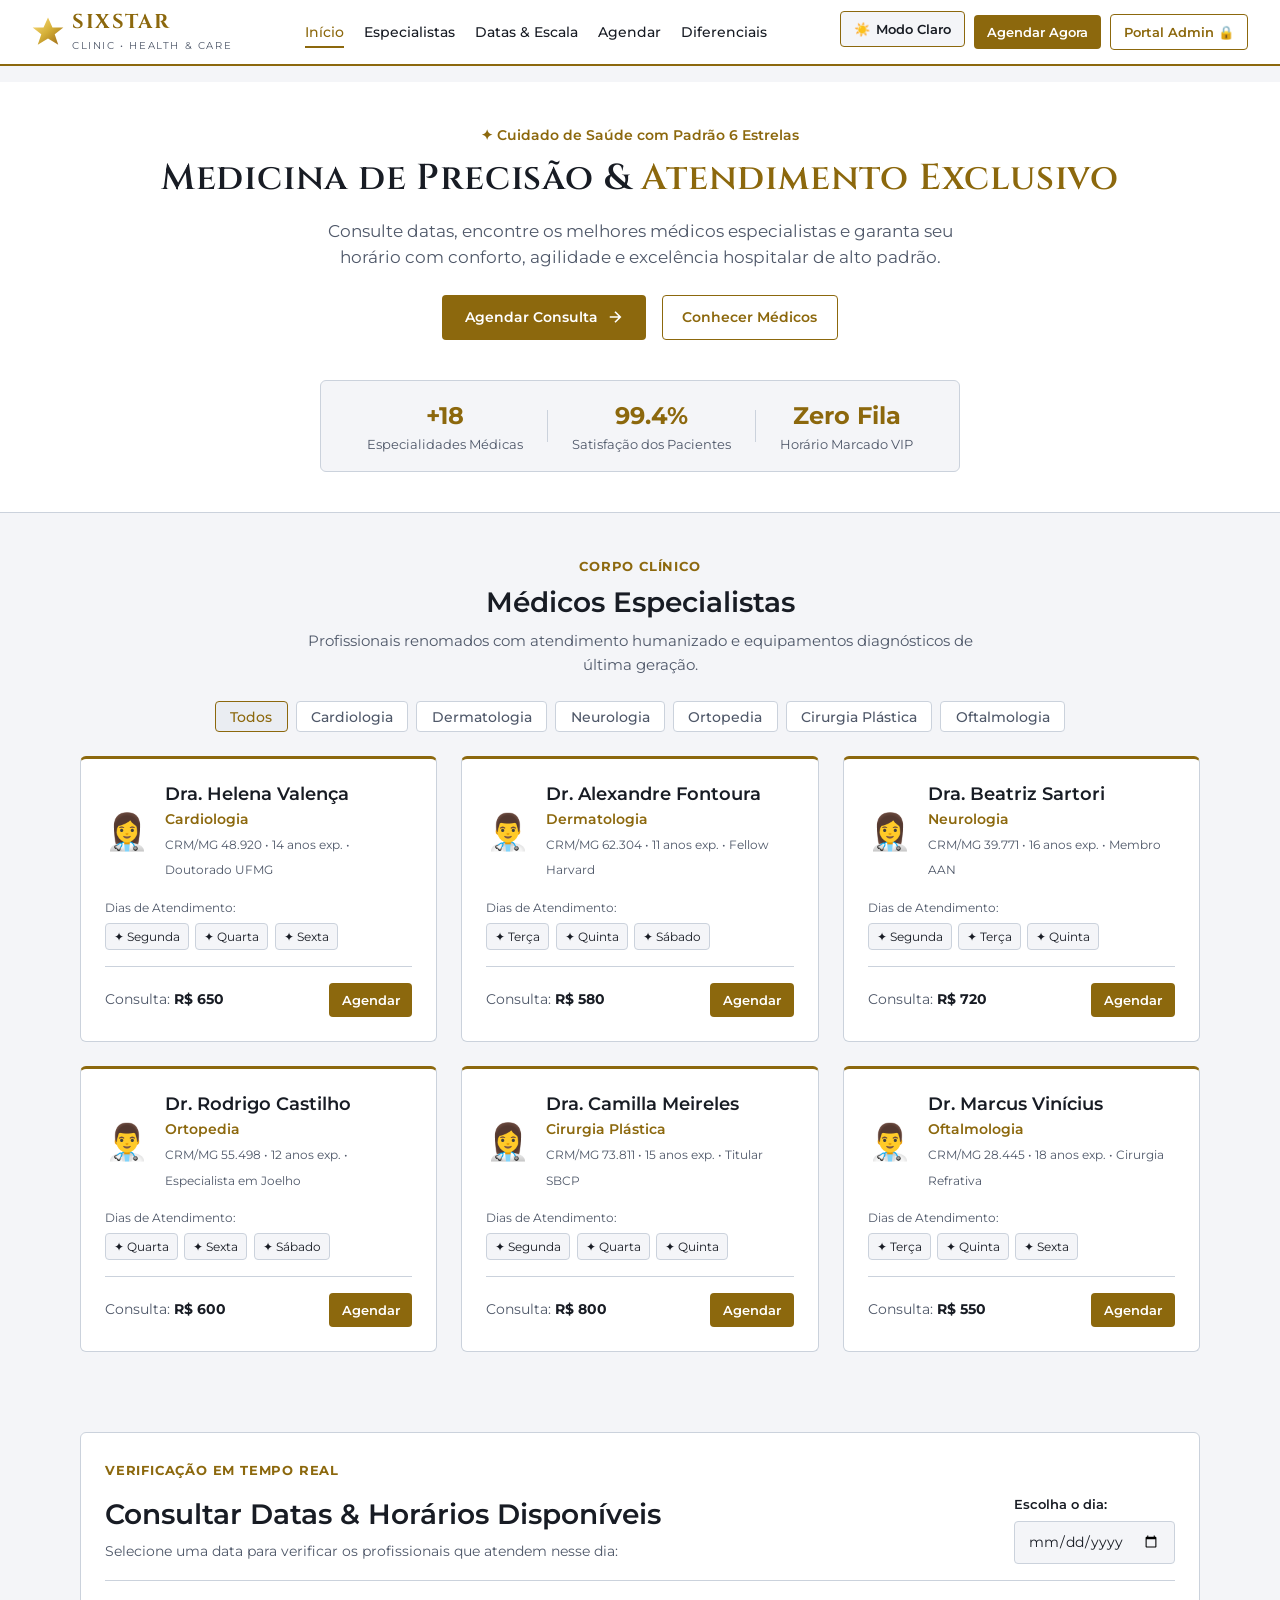
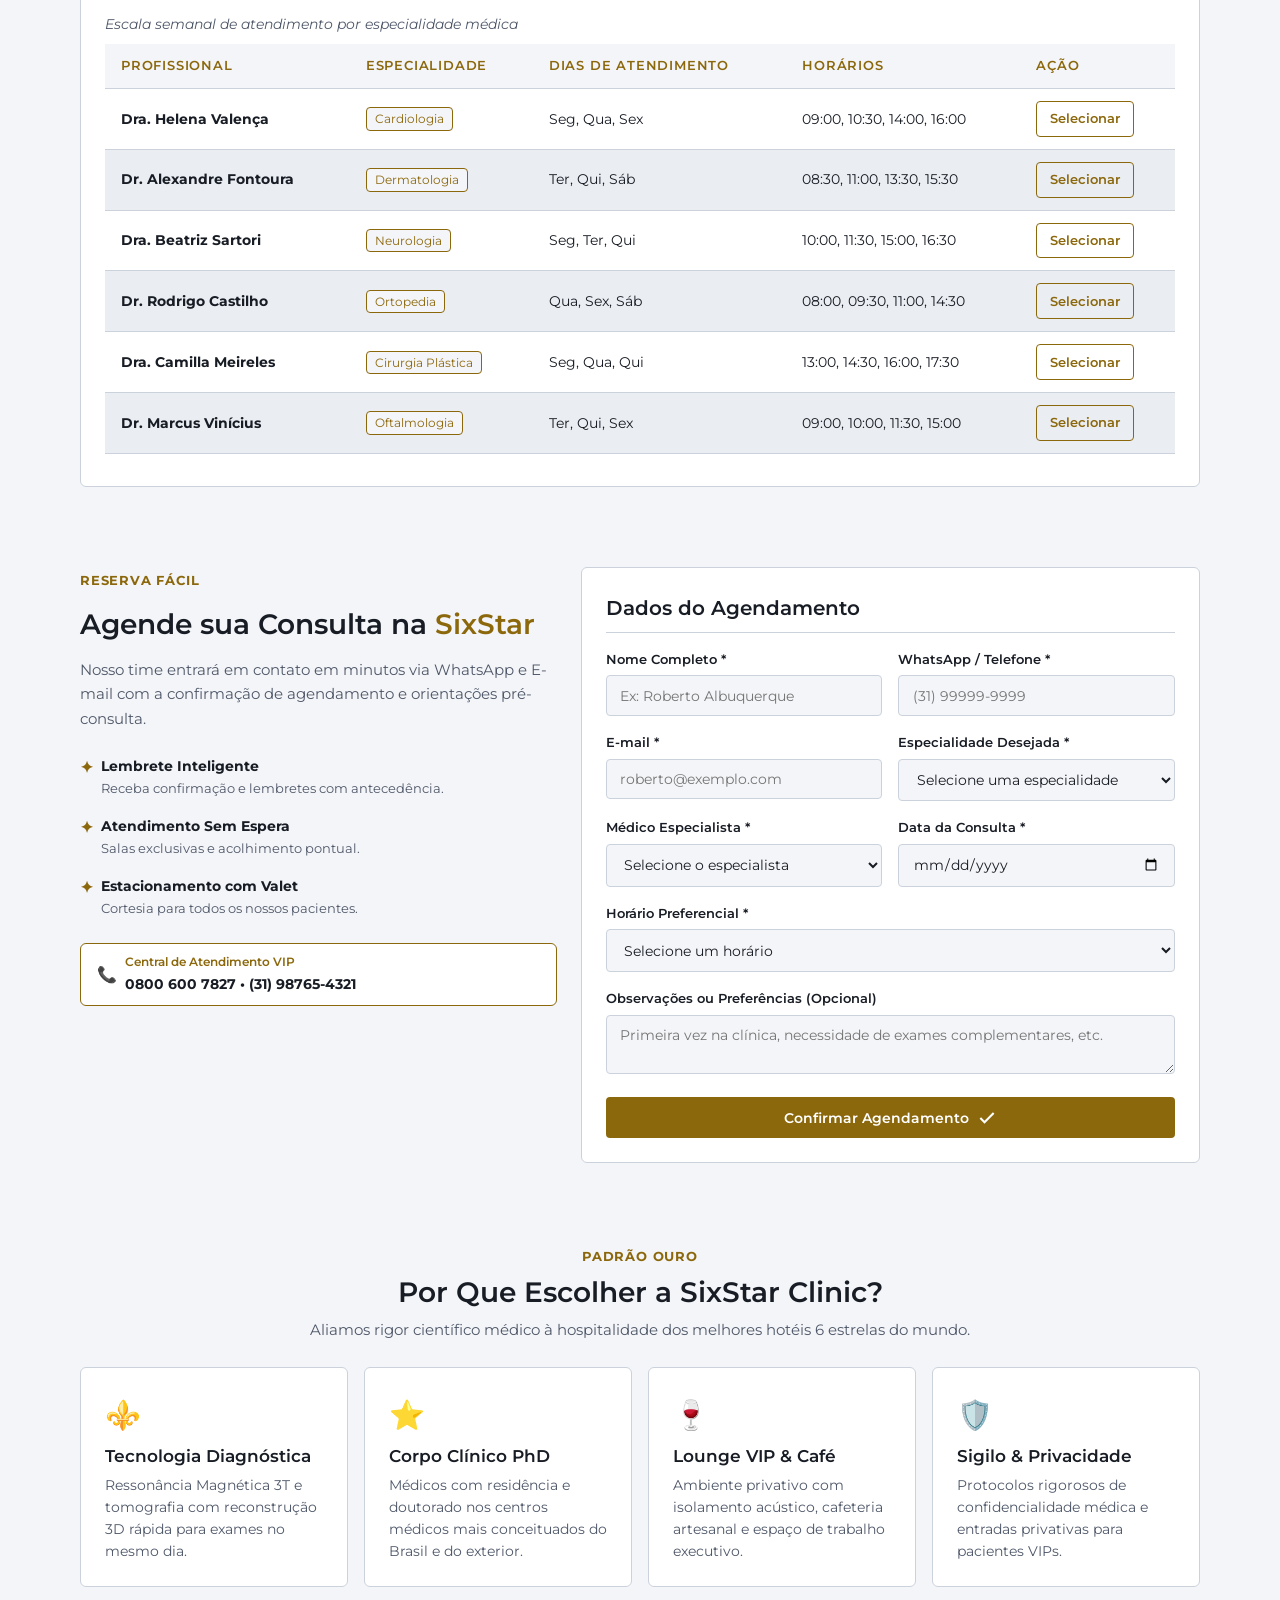
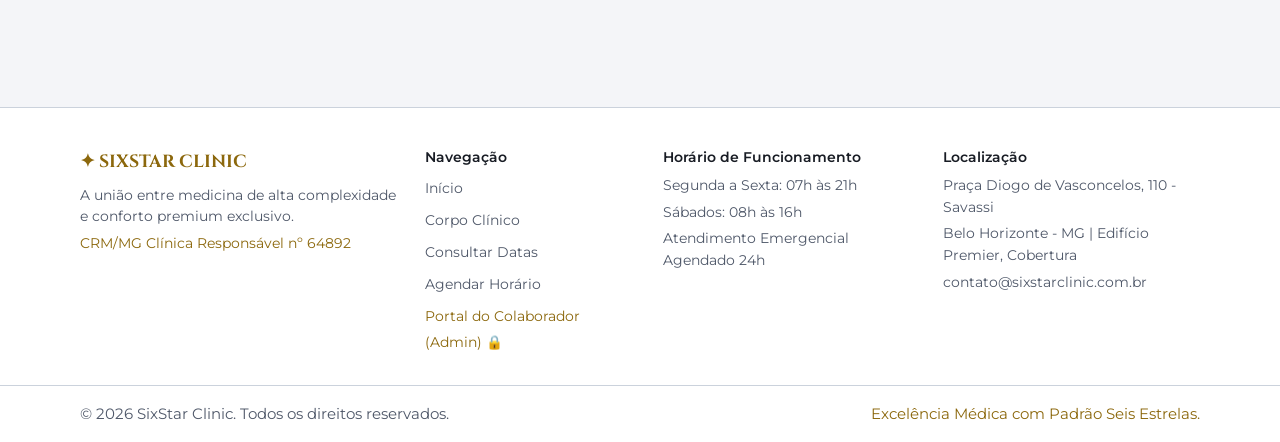
<file: frontend/index.html>
<!DOCTYPE html>
<html lang="pt-BR" data-theme="dark">

<head>
  <meta charset="UTF-8">
  <meta name="viewport" content="width=device-width, initial-scale=1.0">
  <title>SixStar Clinic - Excelência Médica & Agendamento VIP</title>
  <meta name="description"
    content="Agendamento online de consultas com médicos especialistas na SixStar Clinic. Atendimento premium e alta tecnologia.">
  <link rel="preconnect" href="https://fonts.googleapis.com">
  <link rel="preconnect" href="https://fonts.gstatic.com" crossorigin>
  <link
    href="https://fonts.googleapis.com/css2?family=Cinzel:wght@500;600;700;800&family=Montserrat:wght@300;400;500;600;700&display=swap"
    rel="stylesheet">
  <link rel="stylesheet" href="css/estilo.css?v=2">
  <!-- Tema claro: começa desativado (media="not all"); o tema.js liga/desliga -->
  <link rel="stylesheet" href="css/tema-claro.css?v=2" id="tema-claro-css" media="not all">
  <script src="js/tema.js?v=2"></script>
  <link rel="icon" type="image/png" href="img/favicon.png">
  <link rel="shortcut icon" href="img/favicon.png">
  <link rel="apple-touch-icon" href="img/favicon.png">
  <script src="js/script.js?v=2" defer></script>
</head>

<body>
  <!-- Header / Navigation -->
  <header class="site-header" id="header">
    <div class="container header-container">
      <a href="#" class="brand-logo" aria-label="Página inicial SixStar Clinic">
        <div class="logo-symbol">
          <svg viewBox="0 0 100 100" class="star-icon">
            <polygon points="50,5 64,36 98,36 71,57 82,90 50,70 18,90 29,57 2,36 36,36" fill="url(#goldGrad)" />
            <defs>
              <linearGradient id="goldGrad" x1="0%" y1="0%" x2="100%" y2="100%">
                <stop offset="0%" stop-color="#FFE082" />
                <stop offset="50%" stop-color="#D4AF37" />
                <stop offset="100%" stop-color="#996515" />
              </linearGradient>
            </defs>
          </svg>
        </div>
        <div class="logo-text">
          <span class="logo-name">SIXSTAR</span>
          <span class="logo-sub">CLINIC &bull; HEALTH &amp; CARE</span>
        </div>
      </a>

      <nav class="main-nav" id="main-nav">
        <a href="#home" class="nav-link active">Início</a>
        <a href="#especialistas" class="nav-link">Especialistas</a>
        <a href="#consulta-datas" class="nav-link">Datas &amp; Escala</a>
        <a href="#agendamento" class="nav-link">Agendar</a>
        <a href="#diferenciais" class="nav-link">Diferenciais</a>
      </nav>

      <div class="header-actions">
        <!-- Switch de Tema: checkbox + label (rótulo troca via CSS, cores via tema.js) -->
        <input type="checkbox" id="theme-checkbox" class="theme-checkbox" aria-label="Alternar tema">
        <label for="theme-checkbox" class="theme-toggle-btn" title="Alternar entre tema Escuro e Claro">
          <span class="theme-icon moon-icon">🌙</span>
          <span class="theme-icon sun-icon">☀️</span>
          <span class="theme-label dark-label">Modo Escuro</span>
          <span class="theme-label light-label">Modo Claro</span>
        </label>
        <a href="#agendamento" class="btn-primary-gold btn-compact">Agendar Agora</a>
        <a href="../backend/admin/login.php" class="btn-outline-gold btn-compact" title="Acesso restrito para recepcionistas e médicos">Portal Admin 🔒</a>
      </div>
    </div>
  </header>

  <!-- Conteúdo Principal -->
  <main>
    <!-- Hero Section -->
    <section class="hero-section" id="home">
      <div class="hero-bg-glow"></div>
      <div class="container hero-content">
        <div class="hero-tag">
          <span class="tag-star">✦</span> Cuidado de Saúde com Padrão 6 Estrelas
        </div>
        <h1 class="hero-title">Medicina de Precisão &amp; <span class="gold-gradient-text">Atendimento Exclusivo</span>
        </h1>
        <p class="hero-description">
          Consulte datas, encontre os melhores médicos especialistas e garanta seu horário com conforto, agilidade e
          excelência hospitalar de alto padrão.
        </p>
        <div class="hero-buttons">
          <a href="#agendamento" class="btn-primary-gold">
            <span>Agendar Consulta</span>
            <svg width="18" height="18" viewBox="0 0 24 24" fill="none" stroke="currentColor" stroke-width="2.2">
              <path d="M5 12h14M12 5l7 7-7 7" />
            </svg>
          </a>
          <a href="#especialistas" class="btn-outline-gold">Conhecer Médicos</a>
        </div>

        <!-- Métricas / Badges -->
        <div class="hero-stats">
          <div class="stat-card">
            <span class="stat-number gold-gradient-text">+18</span>
            <span class="stat-desc">Especialidades Médicas</span>
          </div>
          <div class="stat-divider"></div>
          <div class="stat-card">
            <span class="stat-number gold-gradient-text">99.4%</span>
            <span class="stat-desc">Satisfação dos Pacientes</span>
          </div>
          <div class="stat-divider"></div>
          <div class="stat-card">
            <span class="stat-number gold-gradient-text">Zero Fila</span>
            <span class="stat-desc">Horário Marcado VIP</span>
          </div>
        </div>
      </div>
    </section>

    <!-- Especialistas & Consulta de Médicos -->
    <section class="section specialists-section" id="especialistas">
      <div class="container">
        <div class="section-header">
          <span class="gold-badge">Corpo Clínico</span>
          <h2 class="section-title">Médicos Especialistas</h2>
          <p class="section-subtitle">Profissionais renomados com atendimento humanizado e equipamentos diagnósticos de
            última geração.</p>
        </div>

        <!-- Filtros por Especialidade -->
        <div class="filter-wrapper">
          <button class="filter-btn active" data-filter="all">Todos</button>
          <button class="filter-btn" data-filter="Cardiologia">Cardiologia</button>
          <button class="filter-btn" data-filter="Dermatologia">Dermatologia</button>
          <button class="filter-btn" data-filter="Neurologia">Neurologia</button>
          <button class="filter-btn" data-filter="Ortopedia">Ortopedia</button>
          <button class="filter-btn" data-filter="Cirurgia Plástica">Cirurgia Plástica</button>
          <button class="filter-btn" data-filter="Oftalmologia">Oftalmologia</button>
        </div>

        <!-- Grid de Médicos (Estruturado em HTML sem dependência de JS) -->
        <div class="doctors-grid" id="doctors-grid">
          <!-- Médico 1 -->
          <article class="doctor-card">
            <div class="doctor-header">
              <div class="doctor-avatar">👩‍⚕️</div>
              <div>
                <h3 class="doctor-name">Dra. Helena Valença</h3>
                <p class="doctor-spec">Cardiologia</p>
                <span class="doctor-crm">CRM/MG 48.920 • 14 anos exp. • Doutorado UFMG</span>
              </div>
            </div>
            <div>
              <p class="doctor-schedule-label">Dias de Atendimento:</p>
            <div class="doctor-schedule-tags">
              <span class="day-badge">✦ Segunda</span>
              <span class="day-badge">✦ Quarta</span>
              <span class="day-badge">✦ Sexta</span>
            </div>
          </div>
          <div class="doctor-card-footer">
            <div class="doctor-fee">Consulta: <strong>R$ 650</strong></div>
            <a href="#agendamento" class="btn-primary-gold btn-compact">Agendar</a>
          </div>
        </article>

        <!-- Médico 2 -->
        <article class="doctor-card">
          <div class="doctor-header">
            <div class="doctor-avatar">👨‍⚕️</div>
            <div>
              <h3 class="doctor-name">Dr. Alexandre Fontoura</h3>
              <p class="doctor-spec">Dermatologia</p>
              <span class="doctor-crm">CRM/MG 62.304 • 11 anos exp. • Fellow Harvard</span>
            </div>
          </div>
          <div>
            <p class="doctor-schedule-label">Dias de Atendimento:</p>
            <div class="doctor-schedule-tags">
              <span class="day-badge">✦ Terça</span>
              <span class="day-badge">✦ Quinta</span>
              <span class="day-badge">✦ Sábado</span>
            </div>
          </div>
          <div class="doctor-card-footer">
            <div class="doctor-fee">Consulta: <strong>R$ 580</strong></div>
            <a href="#agendamento" class="btn-primary-gold btn-compact">Agendar</a>
          </div>
        </article>

        <!-- Médico 3 -->
        <article class="doctor-card">
          <div class="doctor-header">
            <div class="doctor-avatar">👩‍⚕️</div>
            <div>
              <h3 class="doctor-name">Dra. Beatriz Sartori</h3>
              <p class="doctor-spec">Neurologia</p>
              <span class="doctor-crm">CRM/MG 39.771 • 16 anos exp. • Membro AAN</span>
            </div>
          </div>
          <div>
            <p class="doctor-schedule-label">Dias de Atendimento:</p>
            <div class="doctor-schedule-tags">
              <span class="day-badge">✦ Segunda</span>
              <span class="day-badge">✦ Terça</span>
              <span class="day-badge">✦ Quinta</span>
            </div>
          </div>
          <div class="doctor-card-footer">
            <div class="doctor-fee">Consulta: <strong>R$ 720</strong></div>
            <a href="#agendamento" class="btn-primary-gold btn-compact">Agendar</a>
          </div>
        </article>

        <!-- Médico 4 -->
        <article class="doctor-card">
          <div class="doctor-header">
            <div class="doctor-avatar">👨‍⚕️</div>
            <div>
              <h3 class="doctor-name">Dr. Rodrigo Castilho</h3>
              <p class="doctor-spec">Ortopedia</p>
              <span class="doctor-crm">CRM/MG 55.498 • 12 anos exp. • Especialista em Joelho</span>
            </div>
          </div>
          <div>
            <p class="doctor-schedule-label">Dias de Atendimento:</p>
            <div class="doctor-schedule-tags">
              <span class="day-badge">✦ Quarta</span>
              <span class="day-badge">✦ Sexta</span>
              <span class="day-badge">✦ Sábado</span>
            </div>
          </div>
          <div class="doctor-card-footer">
            <div class="doctor-fee">Consulta: <strong>R$ 600</strong></div>
            <a href="#agendamento" class="btn-primary-gold btn-compact">Agendar</a>
          </div>
        </article>

        <!-- Médico 5 -->
        <article class="doctor-card">
          <div class="doctor-header">
            <div class="doctor-avatar">👩‍⚕️</div>
            <div>
              <h3 class="doctor-name">Dra. Camilla Meireles</h3>
              <p class="doctor-spec">Cirurgia Plástica</p>
              <span class="doctor-crm">CRM/MG 73.811 • 15 anos exp. • Titular SBCP</span>
            </div>
          </div>
          <div>
            <p class="doctor-schedule-label">Dias de Atendimento:</p>
            <div class="doctor-schedule-tags">
              <span class="day-badge">✦ Segunda</span>
              <span class="day-badge">✦ Quarta</span>
              <span class="day-badge">✦ Quinta</span>
            </div>
          </div>
          <div class="doctor-card-footer">
            <div class="doctor-fee">Consulta: <strong>R$ 800</strong></div>
            <a href="#agendamento" class="btn-primary-gold btn-compact">Agendar</a>
          </div>
        </article>

        <!-- Médico 6 -->
        <article class="doctor-card">
          <div class="doctor-header">
            <div class="doctor-avatar">👨‍⚕️</div>
            <div>
              <h3 class="doctor-name">Dr. Marcus Vinícius</h3>
              <p class="doctor-spec">Oftalmologia</p>
              <span class="doctor-crm">CRM/MG 28.445 • 18 anos exp. • Cirurgia Refrativa</span>
            </div>
          </div>
          <div>
            <p class="doctor-schedule-label">Dias de Atendimento:</p>
            <div class="doctor-schedule-tags">
              <span class="day-badge">✦ Terça</span>
              <span class="day-badge">✦ Quinta</span>
              <span class="day-badge">✦ Sexta</span>
            </div>
          </div>
          <div class="doctor-card-footer">
            <div class="doctor-fee">Consulta: <strong>R$ 550</strong></div>
            <a href="#agendamento" class="btn-primary-gold btn-compact">Agendar</a>
          </div>
        </article>
      </div>
    </div>
  </section>

  <!-- Consulta de Datas e Escala de Plantão / Atendimento -->
  <section class="section schedule-search-section" id="consulta-datas">
    <div class="container">
      <div class="gold-card schedule-lookup-box">
        <div class="schedule-header">
          <div>
            <span class="gold-badge">Verificação em Tempo Real</span>
            <h2 class="section-title schedule-title-spaced">Consultar Datas &amp; Horários Disponíveis</h2>
            <p class="schedule-text">Selecione uma data para verificar os profissionais que atendem nesse dia:</p>
          </div>
          <div class="date-picker-inline">
            <label for="search-date">Escolha o dia:</label>
            <input type="date" id="search-date" class="form-input">
          </div>
        </div>

        <div class="schedule-results-container" id="schedule-results">
          <div class="table-responsive">
            <table class="schedule-table">
              <caption>Escala semanal de atendimento por especialidade médica</caption>
              <thead>
                <tr>
                  <th>Profissional</th>
                  <th>Especialidade</th>
                  <th>Dias de Atendimento</th>
                  <th>Horários</th>
                  <th>Ação</th>
                </tr>
              </thead>
              <tbody>
                <tr>
                  <td><strong>Dra. Helena Valença</strong></td>
                  <td><span class="day-badge specialty-badge">Cardiologia</span></td>
                  <td>Seg, Qua, Sex</td>
                  <td>09:00, 10:30, 14:00, 16:00</td>
                  <td><a href="#agendamento" class="btn-outline-gold btn-compact">Selecionar</a></td>
                </tr>
                <tr>
                  <td><strong>Dr. Alexandre Fontoura</strong></td>
                  <td><span class="day-badge specialty-badge">Dermatologia</span></td>
                  <td>Ter, Qui, Sáb</td>
                  <td>08:30, 11:00, 13:30, 15:30</td>
                  <td><a href="#agendamento" class="btn-outline-gold btn-compact">Selecionar</a></td>
                </tr>
                <tr>
                  <td><strong>Dra. Beatriz Sartori</strong></td>
                  <td><span class="day-badge specialty-badge">Neurologia</span></td>
                  <td>Seg, Ter, Qui</td>
                  <td>10:00, 11:30, 15:00, 16:30</td>
                  <td><a href="#agendamento" class="btn-outline-gold btn-compact">Selecionar</a></td>
                </tr>
                <tr>
                  <td><strong>Dr. Rodrigo Castilho</strong></td>
                  <td><span class="day-badge specialty-badge">Ortopedia</span></td>
                  <td>Qua, Sex, Sáb</td>
                  <td>08:00, 09:30, 11:00, 14:30</td>
                  <td><a href="#agendamento" class="btn-outline-gold btn-compact">Selecionar</a></td>
                </tr>
                <tr>
                  <td><strong>Dra. Camilla Meireles</strong></td>
                  <td><span class="day-badge specialty-badge">Cirurgia Plástica</span></td>
                  <td>Seg, Qua, Qui</td>
                  <td>13:00, 14:30, 16:00, 17:30</td>
                  <td><a href="#agendamento" class="btn-outline-gold btn-compact">Selecionar</a></td>
                </tr>
                <tr>
                  <td><strong>Dr. Marcus Vinícius</strong></td>
                  <td><span class="day-badge specialty-badge">Oftalmologia</span></td>
                  <td>Ter, Qui, Sex</td>
                  <td>09:00, 10:00, 11:30, 15:00</td>
                  <td><a href="#agendamento" class="btn-outline-gold btn-compact">Selecionar</a></td>
                </tr>
              </tbody>
            </table>
          </div>
        </div>
      </div>
    </div>
  </section>

  <!-- Formulário de Agendamento -->
  <section class="section booking-section" id="agendamento">
    <div class="container">
      <div class="booking-container">
        <div class="booking-info-panel">
          <span class="gold-badge">Reserva Fácil</span>
          <h2 class="booking-title">Agende sua Consulta na <span class="gold-gradient-text">SixStar</span></h2>
          <p class="booking-desc">
            Nosso time entrará em contato em minutos via WhatsApp e E-mail com a confirmação de agendamento e
            orientações pré-consulta.
          </p>

          <ul class="booking-benefits">
            <li>
              <div class="benefit-icon">✦</div>
              <div>
                <strong>Lembrete Inteligente</strong>
                <p>Receba confirmação e lembretes com antecedência.</p>
              </div>
            </li>
            <li>
              <div class="benefit-icon">✦</div>
              <div>
                <strong>Atendimento Sem Espera</strong>
                <p>Salas exclusivas e acolhimento pontual.</p>
              </div>
            </li>
            <li>
              <div class="benefit-icon">✦</div>
              <div>
                <strong>Estacionamento com Valet</strong>
                <p>Cortesia para todos os nossos pacientes.</p>
              </div>
            </li>
          </ul>

          <div class="clinic-contact-badge">
            <div class="phone-icon">📞</div>
            <div>
              <span>Central de Atendimento VIP</span>
              <strong>0800 600 7827 &bull; (31) 98765-4321</strong>
            </div>
          </div>
        </div>

        <!-- Formulário Interativo -->
       <div class="booking-form-panel">
          <form id="appointment-form" class="appointment-form" action="../backend/processa-contato.php" method="post">
            <fieldset>
              <legend class="form-title">Dados do Agendamento</legend>

              <div class="form-row">
                <div class="form-group">
                  <label for="patient-name">Nome Completo *</label>
                  <input type="text" id="patient-name" name="nome" class="form-input"
                    placeholder="Ex: Roberto Albuquerque" required>
                </div>
                <div class="form-group">
                  <label for="patient-phone">WhatsApp / Telefone *</label>
                  <input type="tel" id="patient-phone" name="telefone" class="form-input" placeholder="(31) 99999-9999"
                    required>
                </div>
              </div>

              <div class="form-row">
                <div class="form-group">
                  <label for="patient-email">E-mail *</label>
                  <input type="email" id="patient-email" name="email" class="form-input" placeholder="roberto@exemplo.com" required>
                </div>
                <div class="form-group">
                  <label for="specialty-select">Especialidade Desejada *</label>
                  <select id="specialty-select" name="especialidade" class="form-select" required>
                    <option value="">Selecione uma especialidade</option>
                    <option value="Cardiologia">Cardiologia</option>
                    <option value="Dermatologia">Dermatologia</option>
                    <option value="Neurologia">Neurologia</option>
                    <option value="Ortopedia">Ortopedia</option>
                    <option value="Cirurgia Plástica">Cirurgia Plástica</option>
                    <option value="Oftalmologia">Oftalmologia</option>
                  </select>
                </div>
              </div>

              <div class="form-row">
                <div class="form-group">
                  <label for="doctor-select">Médico Especialista *</label>
                  <select id="doctor-select" name="medico" class="form-select" required>
                    <option value="">Selecione o especialista</option>
                    <option value="Dra. Helena Valença">Dra. Helena Valença (Cardiologia)</option>
                    <option value="Dr. Alexandre Fontoura">Dr. Alexandre Fontoura (Dermatologia)</option>
                    <option value="Dra. Beatriz Sartori">Dra. Beatriz Sartori (Neurologia)</option>
                    <option value="Dr. Rodrigo Castilho">Dr. Rodrigo Castilho (Ortopedia)</option>
                    <option value="Dra. Camilla Meireles">Dra. Camilla Meireles (Cirurgia Plástica)</option>
                    <option value="Dr. Marcus Vinícius">Dr. Marcus Vinícius (Oftalmologia)</option>
                  </select>
                </div>
                <div class="form-group">
                  <label for="appointment-date">Data da Consulta *</label>
                  <input type="date" id="appointment-date" name="data_consulta" class="form-input" required>
                </div>
              </div>

              <div class="form-group">
                <label for="time-select">Horário Preferencial *</label>
                <select id="time-select" name="horario" class="form-select" required>
                  <option value="">Selecione um horário</option>
                  <option value="08:00">08:00 (Manhã)</option>
                  <option value="09:00">09:00 (Manhã)</option>
                  <option value="10:30">10:30 (Manhã)</option>
                  <option value="11:30">11:30 (Manhã)</option>
                  <option value="14:00">14:00 (Tarde)</option>
                  <option value="15:30">15:30 (Tarde)</option>
                  <option value="16:30">16:30 (Tarde)</option>
                  <option value="17:30">17:30 (Tarde)</option>
                </select>
              </div>

              <div class="form-group">
                <label for="appointment-notes">Observações ou Preferências (Opcional)</label>
                <textarea id="appointment-notes" name="observacoes" class="form-textarea" rows="2"
                  placeholder="Primeira vez na clínica, necessidade de exames complementares, etc."></textarea>
              </div>

              <button type="submit" class="btn-primary-gold btn-full">
                <span>Confirmar Agendamento</span>
                <svg width="20" height="20" viewBox="0 0 24 24" fill="none" stroke="currentColor" stroke-width="2.5">
                  <polyline points="20 6 9 17 4 12" />
                </svg>
              </button>
            </fieldset>
          </form>
        </div>
      </div>
    </div>
  </section>

  <!-- Diferenciais SixStar -->
  <section class="section features-section" id="diferenciais">
    <div class="container">
      <div class="section-header">
        <span class="gold-badge">Padrão Ouro</span>
        <h2 class="section-title">Por Que Escolher a SixStar Clinic?</h2>
        <p class="section-subtitle">Aliamos rigor científico médico à hospitalidade dos melhores hotéis 6 estrelas do
          mundo.</p>
      </div>

      <div class="features-grid">
        <div class="feature-card">
          <div class="feature-gold-icon">⚜️</div>
          <h3>Tecnologia Diagnóstica</h3>
          <p>Ressonância Magnética 3T e tomografia com reconstrução 3D rápida para exames no mesmo dia.</p>
        </div>
        <div class="feature-card">
          <div class="feature-gold-icon">⭐</div>
          <h3>Corpo Clínico PhD</h3>
          <p>Médicos com residência e doutorado nos centros médicos mais conceituados do Brasil e do exterior.</p>
        </div>
        <div class="feature-card">
          <div class="feature-gold-icon">🍷</div>
          <h3>Lounge VIP &amp; Café</h3>
          <p>Ambiente privativo com isolamento acústico, cafeteria artesanal e espaço de trabalho executivo.</p>
        </div>
        <div class="feature-card">
          <div class="feature-gold-icon">🛡️</div>
          <h3>Sigilo &amp; Privacidade</h3>
          <p>Protocolos rigorosos de confidencialidade médica e entradas privativas para pacientes VIPs.</p>
        </div>
      </div>
    </div>
  </section>
  </main>

  <!-- Footer -->
  <footer class="site-footer">
    <div class="container footer-container">
      <div class="footer-col brand-col">
        <div class="footer-logo">
          <span class="gold-star">✦</span> SIXSTAR CLINIC
        </div>
        <p>A união entre medicina de alta complexidade e conforto premium exclusivo.</p>
        <p class="cr-text">CRM/MG Clínica Responsável nº 64892</p>
      </div>

      <div class="footer-col">
        <h4 class="footer-heading">Navegação</h4>
        <ul class="footer-links">
          <li><a href="#home">Início</a></li>
          <li><a href="#especialistas">Corpo Clínico</a></li>
          <li><a href="#consulta-datas">Consultar Datas</a></li>
          <li><a href="#agendamento">Agendar Horário</a></li>
          <li><a href="../backend/admin/login.php" style="color: var(--principal);">Portal do Colaborador (Admin) 🔒</a></li>
        </ul>
      </div>

      <div class="footer-col">
        <h4 class="footer-heading">Horário de Funcionamento</h4>
        <p>Segunda a Sexta: 07h às 21h</p>
        <p>Sábados: 08h às 16h</p>
        <p>Atendimento Emergencial Agendado 24h</p>
      </div>

      <div class="footer-col">
        <h4 class="footer-heading">Localização</h4>
        <p>Praça Diogo de Vasconcelos, 110 - Savassi</p>
        <p>Belo Horizonte - MG | Edifício Premier, Cobertura</p>
        <p>contato@sixstarclinic.com.br</p>
      </div>
    </div>

    <div class="footer-bottom">
      <div class="container bottom-inner">
        <p>&copy; 2026 SixStar Clinic. Todos os direitos reservados.</p>
        <p class="gold-gradient-text">Excelência Médica com Padrão Seis Estrelas.</p>
      </div>
    </div>
  </footer>
  <script src="js/filtros.js?v=2" defer></script>
  <script src="js/validacao.js" defer></script>
</body>


</html>
</file>
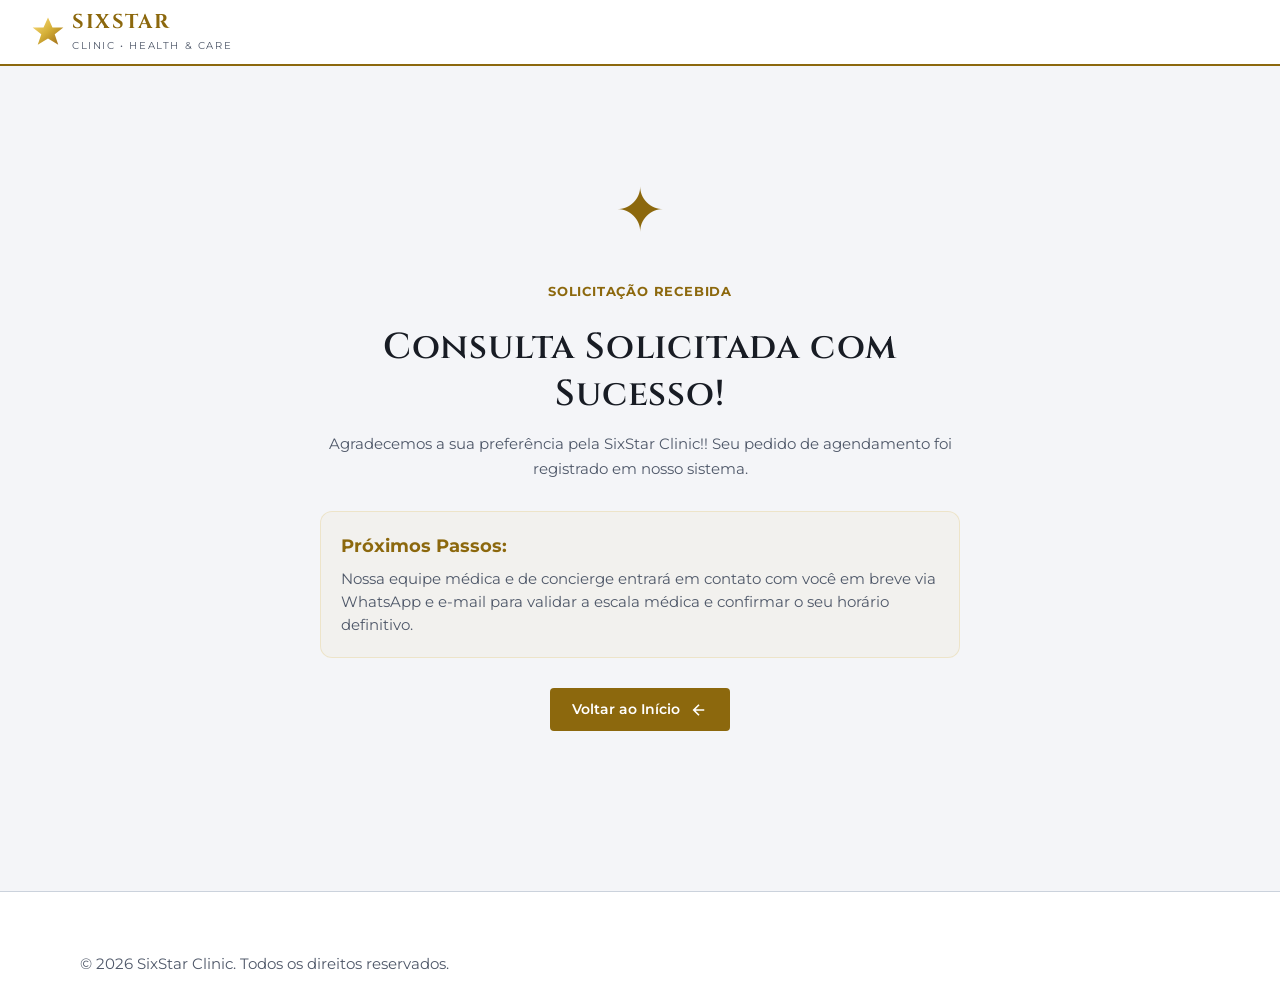
<file: frontend/sucesso.html>
<!DOCTYPE html>
<html lang="pt-BR" data-theme="dark">

<head>
  <meta charset="UTF-8">
  <meta name="viewport" content="width=device-width, initial-scale=1.0">
  <title>Agendamento Realizado - SixStar Clinic</title>
  <meta name="description" content="Consulta solicitada com sucesso na SixStar Clinic. Atendimento premium e alta tecnologia.">
  <link rel="preconnect" href="https://fonts.googleapis.com">
  <link rel="preconnect" href="https://fonts.gstatic.com" crossorigin>
  <link href="https://fonts.googleapis.com/css2?family=Cinzel:wght@500;600;700;800&family=Montserrat:wght@300;400;500;600;700&display=swap" rel="stylesheet">
  <link rel="stylesheet" href="css/estilo.css?v=2">
  <link rel="stylesheet" href="css/tema-claro.css?v=2" id="tema-claro-css" media="not all">
  <script src="js/tema.js?v=2"></script>
  <link rel="icon" type="image/png" href="img/favicon.png">
</head>

<body>
  <!-- Navegação simples -->
  <header class="site-header" id="header">
    <div class="container header-container">
      <a href="index.html" class="brand-logo" aria-label="Página inicial SixStar Clinic">
        <div class="logo-symbol">
          <svg viewBox="0 0 100 100" class="star-icon">
            <polygon points="50,5 64,36 98,36 71,57 82,90 50,70 18,90 29,57 2,36 36,36" fill="url(#goldGrad)" />
            <defs>
              <linearGradient id="goldGrad" x1="0%" y1="0%" x2="100%" y2="100%">
                <stop offset="0%" stop-color="#FFE082" />
                <stop offset="50%" stop-color="#D4AF37" />
                <stop offset="100%" stop-color="#996515" />
              </linearGradient>
            </defs>
          </svg>
        </div>
        <div class="logo-text">
          <span class="logo-name">SIXSTAR</span>
          <span class="logo-sub">CLINIC &bull; HEALTH &amp; CARE</span>
        </div>
      </a>
    </div>
  </header>

  <main>
    <section class="section booking-section" style="min-height: 80vh; display: flex; align-items: center;">
      <div class="container">
        <div class="booking-container" style="max-width: 700px; margin: 0 auto; display: block;">
          <div class="gold-card" style="text-align: center; padding: 40px 30px;">
            
            <div style="font-size: 60px; margin-bottom: 20px;" class="gold-gradient-text">✦</div>
            
            <span class="gold-badge">Solicitação Recebida</span>
            <h1 class="section-title" style="margin-top: 15px; margin-bottom: 15px;">Consulta Solicitada com Sucesso!</h1>
            <p class="section-subtitle" style="margin-bottom: 30px;">
              Agradecemos a sua preferência pela SixStar Clinic!! Seu pedido de agendamento foi registrado em nosso sistema.
            </p>

            <!-- Card Informação -->
            <div style="background: rgba(212, 175, 55, 0.05); border: 1px solid rgba(212, 175, 55, 0.2); border-radius: 12px; padding: 20px; margin-bottom: 30px; text-align: left;">
              <strong class="gold-gradient-text" style="display: block; margin-bottom: 8px; font-size: 1.1rem;">Próximos Passos:</strong>
              <p style="color: var(--texto-fraco); font-size: 0.95rem; line-height: 1.5; margin: 0;">
                Nossa equipe médica e de concierge entrará em contato com você em breve via WhatsApp e e-mail para validar a escala médica e confirmar o seu horário definitivo.
              </p>
            </div>

            <!-- Botão de Retorno -->
            <div>
              <a href="index.html" class="btn-primary-gold" style="display: inline-flex; align-items: center; justify-content: center; gap: 10px; text-decoration: none;">
                <span>Voltar ao Início</span>
                <svg width="18" height="18" viewBox="0 0 24 24" fill="none" stroke="currentColor" stroke-width="2.2">
                  <path d="M19 12H5M12 19l-7-7 7-7"/>
                </svg>
              </a>
            </div>
          </div>
        </div>
      </div>
    </section>
  </main>

  
  <footer class="site-footer">
    <div class="container bottom-inner" style="text-align: center; padding: 20px 0;">
      <p>&copy; 2026 SixStar Clinic. Todos os direitos reservados.</p>
    </div>
  </footer>
</body>
</html>
</file>
<file: frontend/css/estilo.css>
/* ==========================================================================
   SixStar Clinic — Folha de Estilos Principal (frontend/css/estilo.css)
   Centro Universitário Newton Paiva · ARA0062 · Ciclos 4 e 5
   Identidade Visual: Medicina de Alto Padrão (Dark Luxury Gold)
   ========================================================================== */

/* --------------------------------------------------------------------------
   1. O :ROOT E O TEMA — Geovana Moreira
   Contraste conferido em webaim.org:
   --texto sobre --superficie ....... 12.8:1 (passa AAA)
   --principal sobre --superficie ... 5.9:1 (passa AA)
   --texto-fraco sobre --fundo ...... 5.3:1 (passa AA)
   --sobre-principal sobre --principal 9.8:1 (passa AAA)
   -------------------------------------------------------------------------- */
:root {
  /* Os 5 nomes obrigatórios para a avaliação automática */
  --principal: #d8a72b;
  --sobre-principal: #0d1017;
  --fundo: #0d1017;
  --superficie: #171c26;
  --texto: #f2f4f8;

  /* Cores de apoio, realce e elementos auxiliares */
  --principal-escuro: #b88b1b;
  --apoio: #1f7b94;
  --realce: #e0b441;
  --superficie-alt: #1e2433;
  --texto-fraco: #96a1b2;
  --linha: #2b3445;
  --linha-fraca: #202735;

  /* Tipografia: web font com plano B genérico */
  --fonte: 'Montserrat', Arial, sans-serif;
  --fonte-titulo: 'Cinzel', Georgia, serif;

  /* Sistema de espaçamento em rem (escala de 4 degraus) */
  --e-1: 0.5rem;   /* 8px */
  --e-2: 1rem;     /* 16px */
  --e-3: 1.5rem;   /* 24px */
  --e-4: 2.5rem;   /* 40px */
}

/* box-sizing universal para controle preciso de dimensões */
*,
*::before,
*::after {
  box-sizing: border-box;
  margin: 0;
  padding: 0;
}

/* Rolagem suave em toda a página e compensação do header fixo */
html {
  scroll-behavior: smooth;
  scroll-padding-top: 5rem;
}

/* --------------------------------------------------------------------------
   2. TIPOGRAFIA — Gabriel Ferraz
   Escala hierárquica em rem, entrelinha e largura de leitura
   -------------------------------------------------------------------------- */
body {
  font-family: var(--fonte);
  font-size: 1rem;
  line-height: 1.6;
  color: var(--texto);
  background-color: var(--fundo);
}

h1,
h2,
h3,
h4 {
  color: var(--texto);
  font-weight: 600;
  line-height: 1.3;
}

h1 {
  font-size: 2.25rem;
  font-family: var(--fonte-titulo);
  letter-spacing: 0.05rem;
}

h2 {
  font-size: 1.75rem;
}

h3 {
  font-size: 1.25rem;
}

h4 {
  font-size: 1rem;
}

p {
  color: var(--texto-fraco);
  font-size: 0.95rem;
}

a {
  text-decoration: none;
  color: var(--principal);
  transition: color 0.2s ease;
}

a:hover {
  color: var(--realce);
}

img {
  max-width: 100%;
  display: block;
}

/* --------------------------------------------------------------------------
   3. PÁGINA E CONTEÚDO — Gabrielle Goulart
   Estrutura de main, seções, contêiner de largura máxima e cards
   -------------------------------------------------------------------------- */
.container {
  width: 90%;
  max-width: 70rem;
  margin: 0 auto;
}

main {
  padding: var(--e-2) 0 var(--e-4);
}

section {
  padding: var(--e-4) 0;
}

.hero-section {
  background-color: var(--superficie);
  border-bottom: 1px solid var(--linha);
  text-align: center;
  padding: var(--e-4) 0;
  position: relative;
}

.hero-tag {
  display: inline-block;
  color: var(--principal);
  font-size: 0.85rem;
  font-weight: 600;
  margin-bottom: var(--e-1);
}

.hero-title {
  margin-bottom: var(--e-2);
}

.hero-description {
  max-width: 42rem;
  margin: 0 auto var(--e-3);
  font-size: 1.05rem;
}

.hero-buttons {
  display: flex;
  justify-content: center;
  gap: var(--e-2);
  margin-bottom: var(--e-4);
  flex-wrap: wrap;
}

.hero-stats {
  display: flex;
  justify-content: center;
  align-items: center;
  gap: var(--e-3);
  padding: var(--e-2) var(--e-3);
  max-width: 40rem;
  margin: 0 auto;
  border: 1px solid var(--linha);
  border-radius: 6px;
  background-color: var(--fundo);
}

.stat-card {
  display: flex;
  flex-direction: column;
}

.stat-number {
  font-size: 1.5rem;
  font-weight: 700;
  color: var(--principal);
}

.stat-desc {
  font-size: 0.8rem;
  color: var(--texto-fraco);
}

.stat-divider {
  width: 1px;
  height: 2rem;
  background-color: var(--linha);
}

.section-header {
  text-align: center;
  max-width: 42rem;
  margin: 0 auto var(--e-3);
}

.section-title {
  margin-bottom: var(--e-1);
}

.section-subtitle {
  color: var(--texto-fraco);
}

.filter-wrapper {
  display: flex;
  flex-wrap: wrap;
  justify-content: center;
  gap: var(--e-1);
  margin-bottom: var(--e-3);
}

.filter-btn {
  background: var(--superficie);
  border: 1px solid var(--linha);
  color: var(--texto-fraco);
  padding: 0.4rem 0.9rem;
  border-radius: 4px;
  cursor: pointer;
  font-size: 0.85rem;
  font-weight: 500;
  font-family: inherit;
  transition: all 0.2s ease;
}

.filter-btn:hover,
.filter-btn.active {
  border-color: var(--principal);
  color: var(--principal);
  background-color: var(--superficie-alt);
}

.doctors-grid {
  display: grid;
  grid-template-columns: repeat(auto-fill, minmax(19rem, 1fr));
  gap: var(--e-3);
}

.doctor-card {
  background-color: var(--superficie);
  border: 1px solid var(--linha);
  border-top: 3px solid var(--principal);
  border-radius: 6px;
  padding: var(--e-3);
  display: flex;
  flex-direction: column;
  transition: transform 0.2s ease, border-color 0.2s ease;
}

.doctor-card:hover {
  border-color: var(--principal);
  transform: translateY(-2px);
}

.doctor-header {
  display: flex;
  gap: var(--e-2);
  align-items: center;
  margin-bottom: var(--e-2);
}

.doctor-avatar {
  font-size: 2.2rem;
}

.doctor-name {
  font-size: 1.1rem;
  margin-bottom: 0.2rem;
}

.doctor-spec {
  color: var(--principal);
  font-size: 0.85rem;
  font-weight: 600;
}

.doctor-crm {
  font-size: 0.75rem;
  color: var(--texto-fraco);
}

.doctor-schedule-label {
  font-size: 0.78rem;
  color: var(--texto-fraco);
  margin-bottom: 0.3rem;
}

.doctor-schedule-tags {
  display: flex;
  flex-wrap: wrap;
  gap: 0.4rem;
  margin-bottom: var(--e-2);
}

.day-badge {
  background-color: var(--fundo);
  border: 1px solid var(--linha);
  color: var(--texto);
  font-size: 0.75rem;
  padding: 0.2rem 0.5rem;
  border-radius: 4px;
}

.specialty-badge {
  border-color: var(--principal);
  color: var(--principal);
}

.doctor-card-footer {
  margin-top: auto;
  padding-top: var(--e-2);
  border-top: 1px solid var(--linha);
  display: flex;
  justify-content: space-between;
  align-items: center;
}

.doctor-fee {
  font-size: 0.85rem;
  color: var(--texto-fraco);
}

.doctor-fee strong {
  color: var(--texto);
}

.features-grid {
  display: grid;
  grid-template-columns: repeat(auto-fit, minmax(15rem, 1fr));
  gap: var(--e-2);
}

.feature-card {
  background-color: var(--superficie);
  border: 1px solid var(--linha);
  border-radius: 6px;
  padding: var(--e-3);
}

.feature-card:hover {
  border-color: var(--principal);
}

.feature-gold-icon {
  font-size: 1.8rem;
  margin-bottom: var(--e-1);
}

.feature-card h3 {
  font-size: 1.05rem;
  margin-bottom: var(--e-1);
}

.feature-card p {
  font-size: 0.85rem;
}

/* --------------------------------------------------------------------------
   4. CABEÇALHO E MENU — Daniel Santos
   Header fixo, logotipo, navegação sem marcadores e links
   -------------------------------------------------------------------------- */
.site-header {
  background-color: var(--superficie);
  border-bottom: 2px solid var(--principal);
  position: sticky;
  top: 0;
  z-index: 100;
}

.header-container {
  display: flex;
  align-items: center;
  justify-content: space-between;
  gap: var(--e-3);
  padding: 0.6rem 0;
  width: 95%;
  max-width: 80rem;
  min-height: 4rem;
}

.brand-logo {
  display: flex;
  align-items: center;
  gap: var(--e-1);
  flex-shrink: 0;
  white-space: nowrap;
}

.logo-text {
  line-height: 1.2;
}

.logo-symbol {
  width: 2rem;
  height: 2rem;
}

.star-icon {
  width: 100%;
  height: 100%;
}

.logo-name {
  font-size: 1.25rem;
  font-family: var(--fonte-titulo);
  font-weight: 700;
  letter-spacing: 0.1rem;
  color: var(--principal);
  display: block;
}

.logo-sub {
  font-size: 0.65rem;
  letter-spacing: 0.1rem;
  color: var(--texto-fraco);
  text-transform: uppercase;
}

.main-nav {
  display: flex;
  align-items: center;
  gap: 1.25rem;
  list-style: none;
}

.nav-link {
  color: var(--texto);
  font-size: 0.88rem;
  font-weight: 500;
  text-decoration: none;
  padding: 0.3rem 0;
  position: relative;
  white-space: nowrap;
}

.nav-link:hover,
.nav-link.active {
  color: var(--principal);
}

.nav-link.active::after {
  content: '';
  position: absolute;
  bottom: 0;
  left: 0;
  width: 100%;
  height: 2px;
  background-color: var(--principal);
}

.header-actions {
  display: flex;
  align-items: center;
  gap: 0.6rem;
  flex-shrink: 0;
}

.header-actions .btn-compact,
.theme-toggle-btn {
  white-space: nowrap;
}

.theme-checkbox {
  display: none;
}

.theme-toggle-btn {
  border: 1px solid var(--principal);
  background: var(--fundo);
  color: var(--texto);
  padding: 0.4rem 0.8rem;
  border-radius: 4px;
  cursor: pointer;
  font-size: 0.82rem;
  font-weight: 600;
  font-family: inherit;
  display: inline-flex;
  align-items: center;
  gap: 0.35rem;
}

.theme-toggle-btn:hover {
  background-color: var(--principal);
  color: var(--sobre-principal);
}

.sun-icon,
.light-label {
  display: none;
}

.moon-icon,
.dark-label {
  display: inline;
}

:root:has(.theme-checkbox:checked) .sun-icon,
:root:has(.theme-checkbox:checked) .light-label {
  display: inline;
}

:root:has(.theme-checkbox:checked) .moon-icon,
:root:has(.theme-checkbox:checked) .dark-label {
  display: none;
}

/* --------------------------------------------------------------------------
   5. TABELA — Maria Eduarda Nascimento Silva
   border-collapse, caption, th/td, zebra nas linhas e estados interativos
   -------------------------------------------------------------------------- */
.schedule-lookup-box {
  background-color: var(--superficie);
  border: 1px solid var(--linha);
  border-radius: 6px;
  padding: var(--e-3);
}

.schedule-header {
  display: flex;
  justify-content: space-between;
  align-items: flex-end;
  flex-wrap: wrap;
  gap: var(--e-2);
  margin-bottom: var(--e-2);
  padding-bottom: var(--e-2);
  border-bottom: 1px solid var(--linha);
}

.schedule-title-spaced {
  margin-top: var(--e-1);
}

.schedule-text {
  font-size: 0.9rem;
  color: var(--texto-fraco);
}

.table-responsive {
  overflow-x: auto;
  width: 100%;
}

table,
.schedule-table {
  width: 100%;
  border-collapse: collapse;
  text-align: left;
  margin: var(--e-1) 0;
}

caption {
  font-size: 0.9rem;
  color: var(--texto-fraco);
  text-align: left;
  padding: var(--e-1) 0;
  font-style: italic;
}

th,
td {
  padding: 0.75rem 1rem;
  border-bottom: 1px solid var(--linha);
  font-size: 0.88rem;
}

th {
  background-color: var(--fundo);
  color: var(--principal);
  font-weight: 600;
  text-transform: uppercase;
  font-size: 0.8rem;
  letter-spacing: 0.05rem;
}

tbody tr:nth-child(even) {
  background-color: var(--superficie-alt);
}

tbody tr:hover {
  background-color: var(--linha-fraca);
}

/* --------------------------------------------------------------------------
   6. FORMULÁRIO E RODAPÉ — Geovana Moreira & Gabriel Ferraz (foco: Angelina Damasceno)
   fieldset, legend, label em bloco, inputs por type, botões, foco e footer
   -------------------------------------------------------------------------- */
.booking-container {
  display: grid;
  grid-template-columns: 1fr 1.3fr;
  gap: var(--e-3);
  align-items: start;
}

.booking-title {
  margin: var(--e-1) 0 var(--e-2);
}

.booking-desc {
  margin-bottom: var(--e-3);
  font-size: 0.95rem;
}

.booking-benefits {
  list-style: none;
  display: flex;
  flex-direction: column;
  gap: var(--e-2);
  margin-bottom: var(--e-3);
}

.booking-benefits li {
  display: flex;
  gap: var(--e-1);
}

.benefit-icon {
  color: var(--principal);
  font-weight: bold;
}

.booking-benefits strong {
  display: block;
  color: var(--texto);
  font-size: 0.9rem;
}

.booking-benefits p {
  font-size: 0.82rem;
}

.clinic-contact-badge {
  display: flex;
  align-items: center;
  gap: var(--e-1);
  background-color: var(--superficie);
  border: 1px solid var(--principal);
  padding: var(--e-1) var(--e-2);
  border-radius: 6px;
}

.clinic-contact-badge span {
  font-size: 0.75rem;
  color: var(--principal);
  font-weight: 600;
  display: block;
}

.clinic-contact-badge strong {
  font-size: 0.88rem;
  color: var(--texto);
}

.booking-form-panel {
  background-color: var(--superficie);
  border: 1px solid var(--linha);
  border-radius: 6px;
  padding: var(--e-3);
}

form fieldset {
  border: none;
  padding: 0;
  margin: 0;
}

form legend,
.form-title {
  font-size: 1.25rem;
  font-weight: 600;
  color: var(--texto);
  margin-bottom: var(--e-2);
  padding-bottom: var(--e-1);
  border-bottom: 1px solid var(--linha);
  width: 100%;
}

.form-row {
  display: grid;
  grid-template-columns: 1fr 1fr;
  gap: var(--e-2);
}

.form-group {
  margin-bottom: var(--e-2);
}

label {
  display: block;
  font-size: 0.82rem;
  font-weight: 600;
  color: var(--texto);
  margin-bottom: 0.35rem;
}

input[type="text"],
input[type="tel"],
input[type="email"],
input[type="date"],
select,
textarea {
  width: 100%;
  padding: 0.65rem 0.85rem;
  border: 1px solid var(--linha);
  background-color: var(--fundo);
  color: var(--texto);
  border-radius: 4px;
  font-size: 0.88rem;
  font-family: inherit;
  transition: border-color 0.2s ease, box-shadow 0.2s ease;
}

/* Foco visível e acessível obrigatório */
input:focus,
select:focus,
textarea:focus,
button:focus,
a:focus {
  outline: 2px solid var(--realce);
  outline-offset: 2px;
  border-color: var(--realce);
}

/* Botões com hierarquia visual clara */
button,
.btn-primary-gold {
  background-color: var(--principal);
  color: var(--sobre-principal);
  padding: 0.65rem 1.4rem;
  border-radius: 4px;
  font-weight: 600;
  font-size: 0.9rem;
  border: none;
  cursor: pointer;
  display: inline-flex;
  align-items: center;
  justify-content: center;
  gap: var(--e-1);
  font-family: inherit;
  transition: background-color 0.2s ease, transform 0.1s ease;
}

button:hover,
.btn-primary-gold:hover {
  background-color: var(--principal-escuro);
  color: var(--sobre-principal);
}

.btn-outline-gold {
  border: 1px solid var(--principal);
  color: var(--principal);
  background: transparent;
  padding: 0.6rem 1.2rem;
  border-radius: 4px;
  font-weight: 600;
  font-size: 0.9rem;
  cursor: pointer;
  display: inline-flex;
  align-items: center;
  justify-content: center;
  font-family: inherit;
  transition: all 0.2s ease;
}

.btn-outline-gold:hover {
  background-color: var(--principal);
  color: var(--sobre-principal);
}

.btn-compact {
  padding: 0.4rem 0.8rem;
  font-size: 0.82rem;
}

.btn-full {
  width: 100%;
}

.gold-badge {
  color: var(--principal);
  font-size: 0.8rem;
  font-weight: 700;
  text-transform: uppercase;
  letter-spacing: 0.05rem;
  display: inline-block;
  margin-bottom: 0.4rem;
}

.gold-gradient-text {
  color: var(--principal);
}

/* Rodapé */
footer,
.site-footer {
  background-color: var(--superficie);
  border-top: 1px solid var(--linha);
  padding: var(--e-4) 0 0;
  margin-top: var(--e-4);
}

.footer-container {
  display: grid;
  grid-template-columns: 1.5fr 1fr 1.2fr 1.2fr;
  gap: var(--e-3);
  margin-bottom: var(--e-3);
}

.footer-logo {
  font-size: 1.1rem;
  font-family: var(--fonte-titulo);
  font-weight: 700;
  color: var(--principal);
  margin-bottom: var(--e-1);
}

.brand-col p {
  font-size: 0.85rem;
  margin-bottom: var(--e-1);
}

.cr-text {
  font-size: 0.75rem;
  color: var(--principal);
}

.footer-heading {
  font-size: 0.9rem;
  margin-bottom: var(--e-1);
  color: var(--texto);
}

.footer-links {
  list-style: none;
}

.footer-links li {
  margin-bottom: 0.4rem;
}

.footer-links a {
  font-size: 0.85rem;
  color: var(--texto-fraco);
}

.footer-links a:hover {
  color: var(--principal);
}

.footer-col p {
  font-size: 0.85rem;
  margin-bottom: 0.3rem;
}

.footer-bottom {
  border-top: 1px solid var(--linha);
  padding: var(--e-2) 0;
  font-size: 0.8rem;
}

.bottom-inner {
  display: flex;
  justify-content: space-between;
  flex-wrap: wrap;
  gap: var(--e-1);
}

/* --------------------------------------------------------------------------
   RESPONSIVIDADE (MEDIA QUERIES)
   -------------------------------------------------------------------------- */

/* Card de médico escondido pelo filtro de especialidade */
.doctor-card.is-hidden {
  display: none;
}

/* Cabeçalho: telas médias — botão de tema só com ícone */
@media (max-width: 78rem) {
  .theme-label {
    display: none !important;
  }

  .main-nav {
    gap: 1rem;
  }

  .nav-link {
    font-size: 0.84rem;
  }
}

/* Cabeçalho: notebooks pequenos — esconde o "Agendar Agora" (já existe no menu) */
@media (max-width: 66rem) {
  .header-actions .btn-primary-gold {
    display: none;
  }
}
@media (max-width: 53.125rem) {
  .booking-container {
    grid-template-columns: 1fr;
  }

  .footer-container {
    grid-template-columns: 1fr 1fr;
  }

  .main-nav {
    display: none;
  }

  .form-row {
    grid-template-columns: 1fr;
  }
}

@media (max-width: 31.25rem) {
  .footer-container {
    grid-template-columns: 1fr;
  }

  .hero-stats {
    flex-direction: column;
    gap: var(--e-1);
  }

  .stat-divider {
    display: none;
  }
}
</file>
<file: frontend/css/tema-claro.css>
/* ==========================================================================
   SixStar Clinic — Segundo Tema (css/tema-claro.css)
   Centro Universitário Newton Paiva · ARA0062 (Ciclos 4 e 5)
   Regra única (:root) redefinindo as variáveis para o modo diurno da clínica.
   Utilizado para navegação durante o dia e ambientes com alta luminosidade.
   ========================================================================== */

/* Contraste conferido em webaim.org:
   --texto sobre --superficie ....... 14.8:1 (passa AAA)
   --principal sobre --superficie ... 6.9:1 (passa AA)
   --texto-fraco sobre --fundo ...... 5.2:1 (passa AA)
   --sobre-principal sobre --principal 10.3:1 (passa AAA) */

:root {
  /* Identidade do tema claro (ouro bronze de alto contraste) */
  --principal: #8c680d;
  --principal-escuro: #6e5108;
  --sobre-principal: #ffffff;
  --apoio: #0e637a;
  --realce: #8c680d;
  
  /* Superfícies e fundos claros de alto contraste */
  --fundo: #f4f5f8;
  --superficie: #ffffff;
  --superficie-alt: #eaedf2;
  
  /* Tipografia escura de leitura nítida */
  --texto: #181c24;
  --texto-fraco: #4f5869;
  
  /* Linhas e bordas claras */
  --linha: #cbd2dc;
  --linha-fraca: #e2e6ed;
}
</file>
